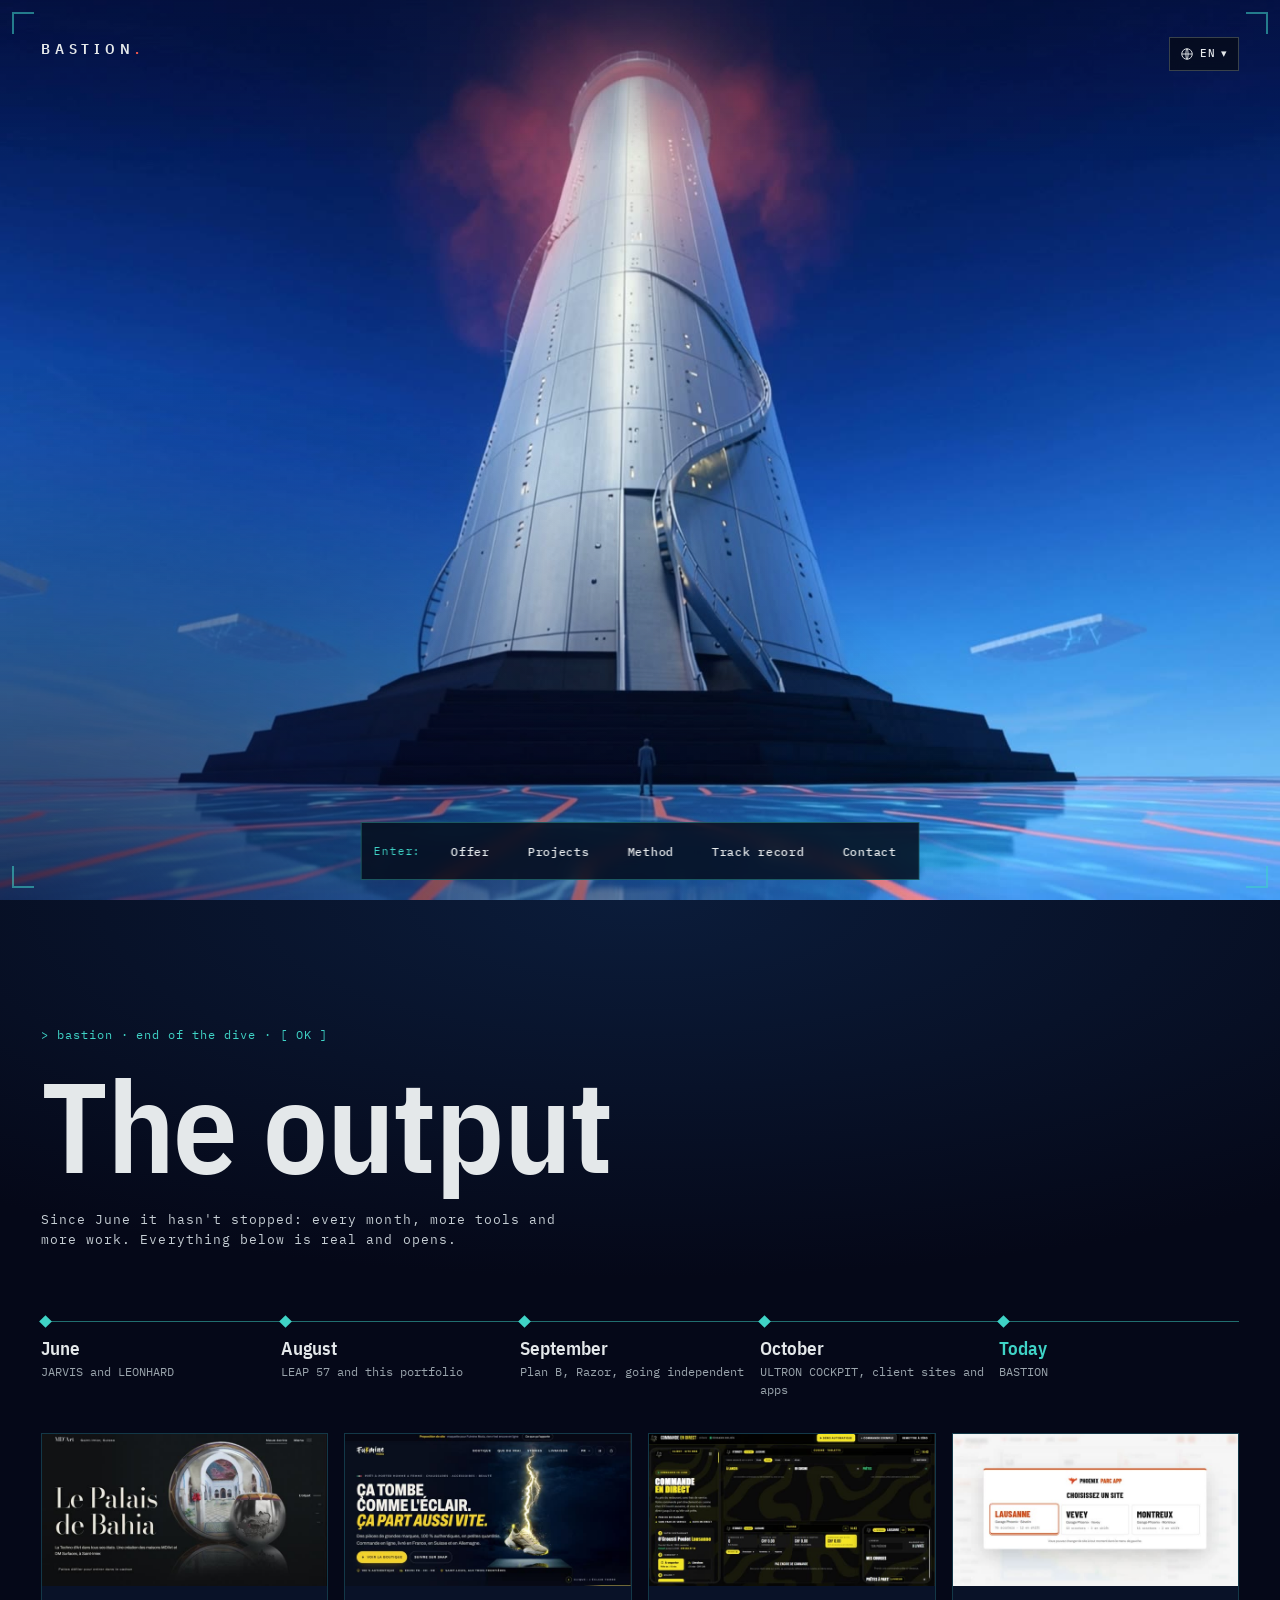
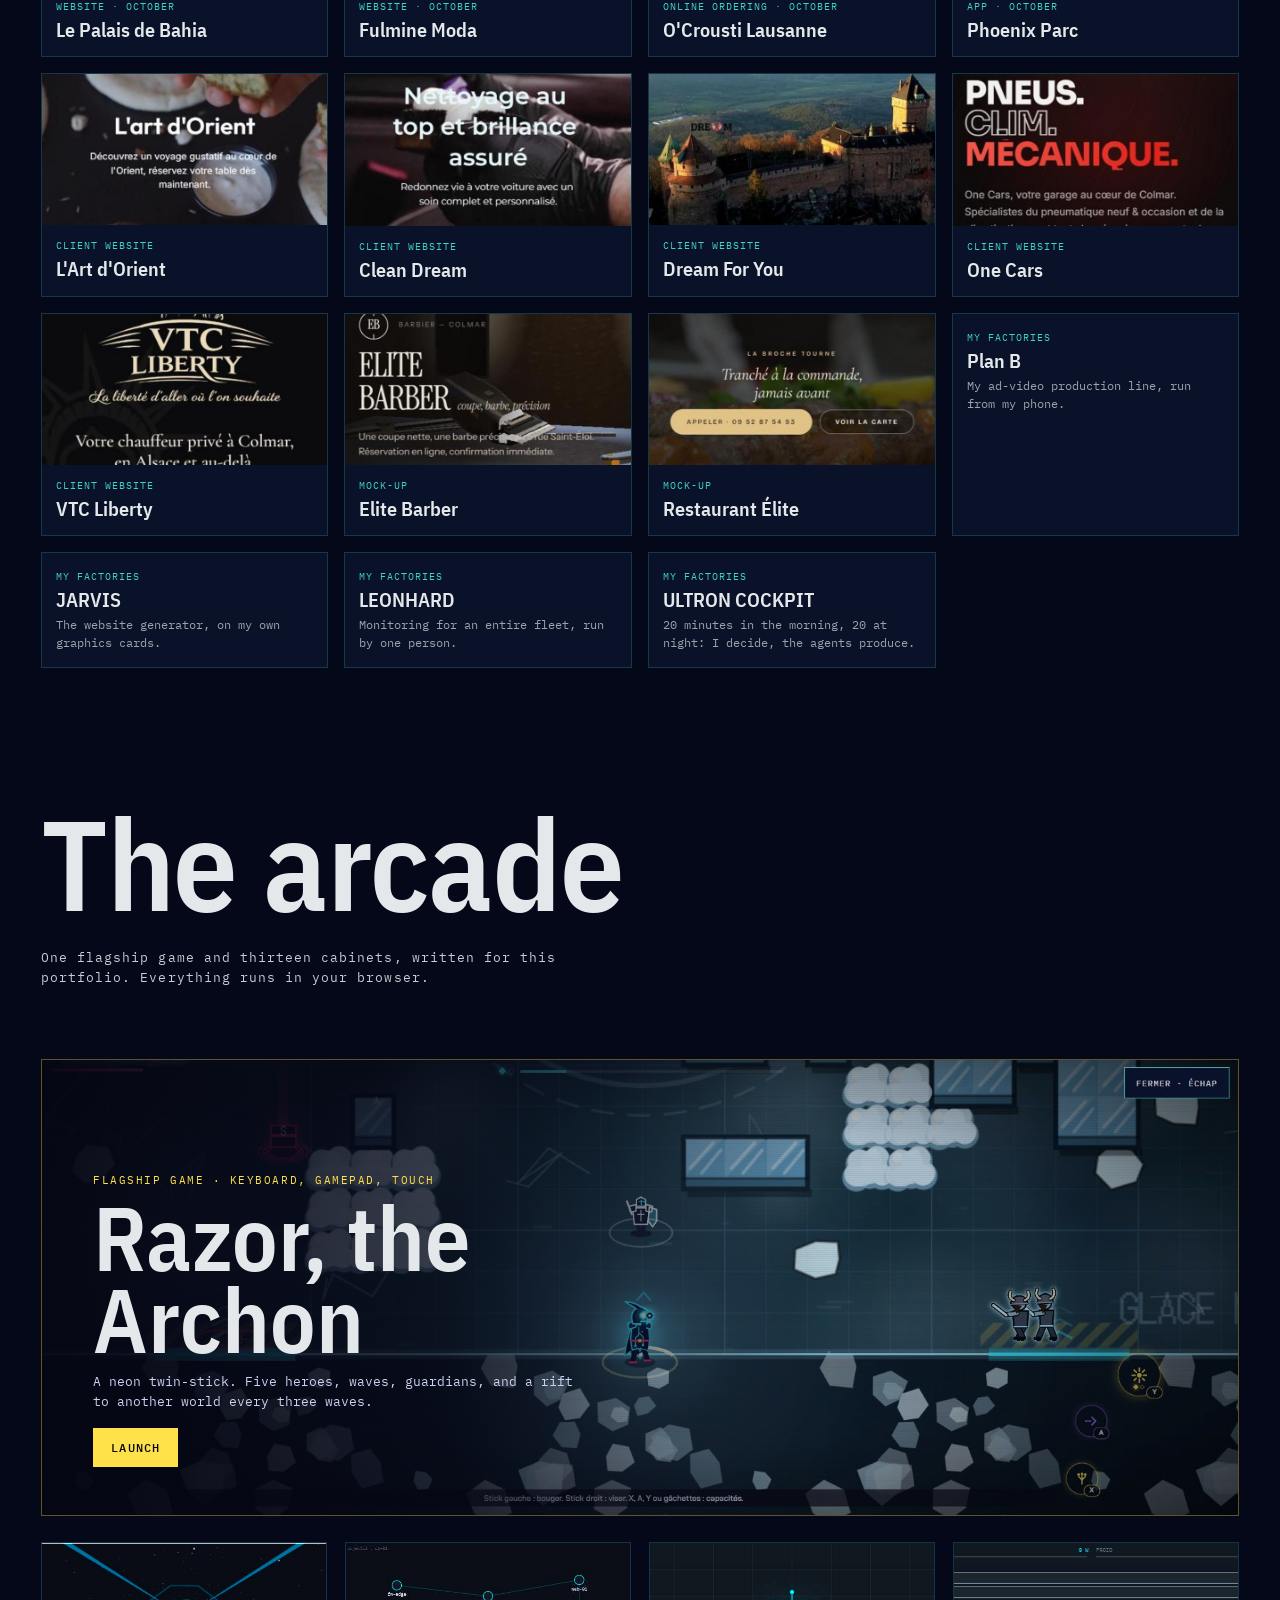
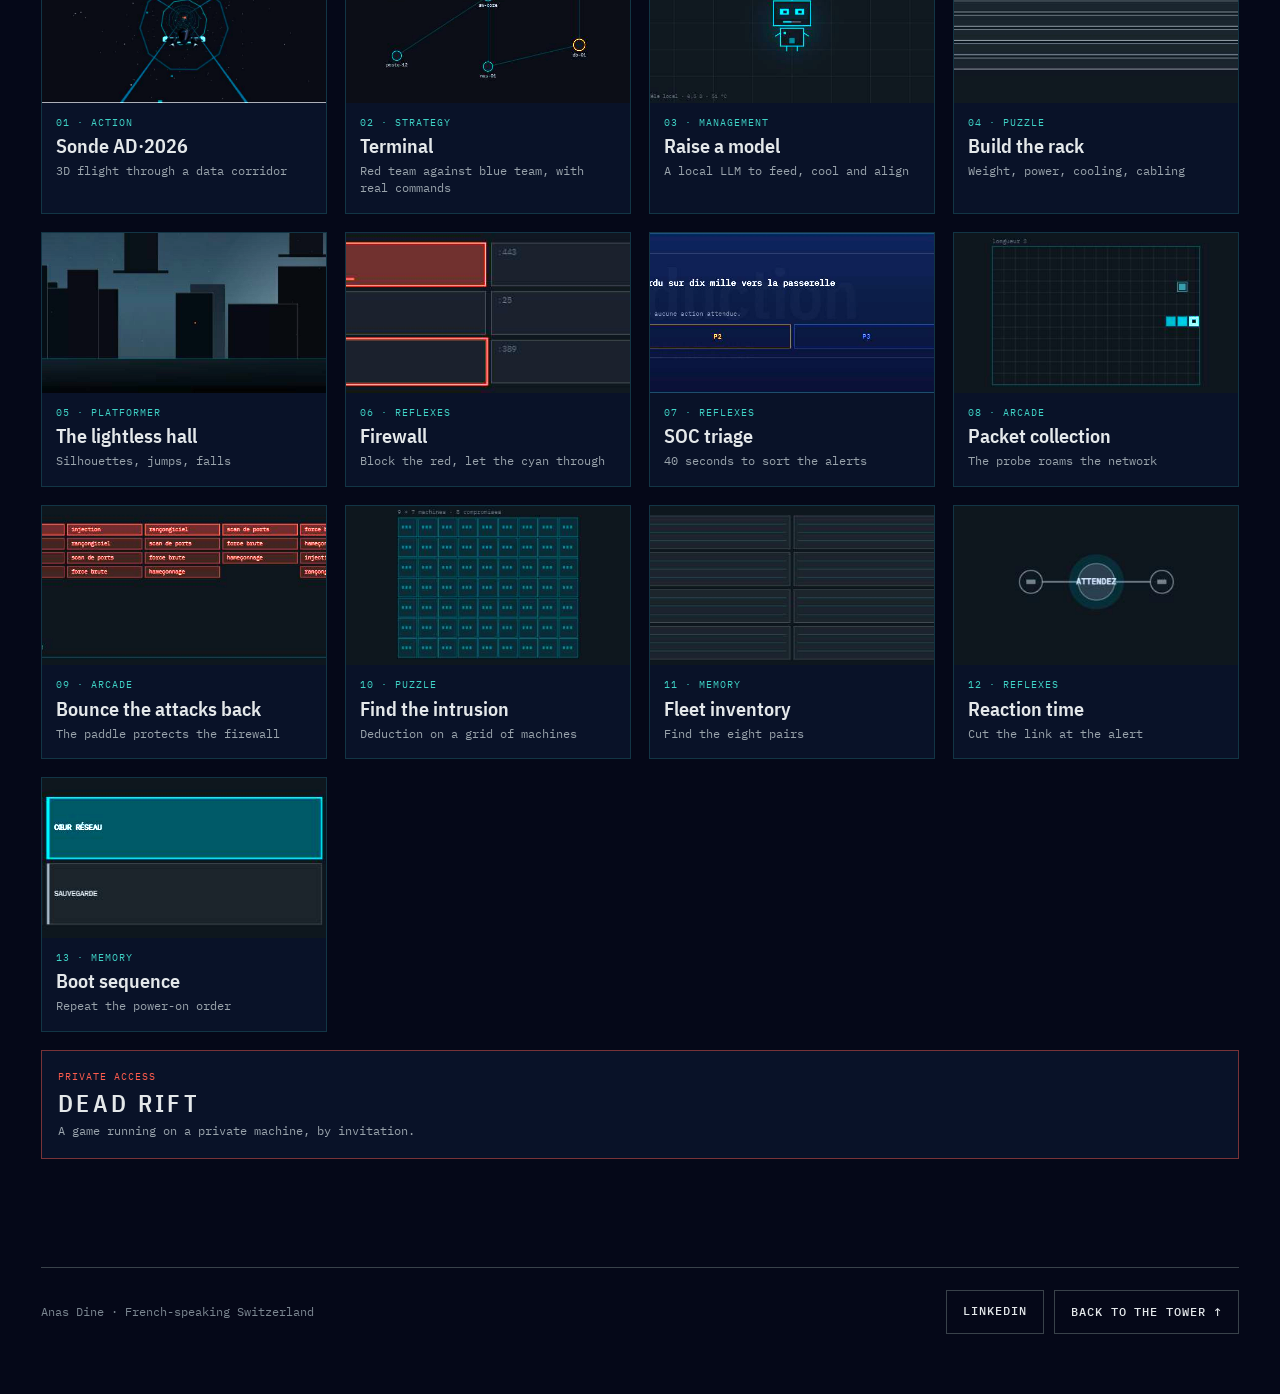
<file: index.html>
<!doctype html>
<html lang="fr">
<head>
<meta charset="utf-8">
<meta name="viewport" content="width=device-width, initial-scale=1, viewport-fit=cover">
<title>BASTION — Anas Dine</title>
<meta name="description" content="Anas Dine, administrateur systèmes et réseaux en Suisse romande : automatisation, IA hébergée en local, sites et applications.">
<meta name="color-scheme" content="dark">
<link rel="icon" href="logo-ad.svg" type="image/svg+xml">
<link rel="preload" href="media/tour.jpg" as="image">
<meta property="og:title" content="BASTION — Anas Dine">
<meta property="og:description" content="Entrez dans une tour de 300 m : automatisation, IA hébergée en local, sites et applications.">
<meta property="og:image" content="https://anasdine.github.io/Portfolio/media/tour.jpg">
<meta property="og:type" content="website">
<meta name="twitter:card" content="summary_large_image">
<script type="importmap">
{
  "imports": {
    "three": "./vendor/three/three.module.js",
    "three/webgpu": "./vendor/three/three.webgpu.js",
    "three/tsl": "./vendor/three/three.tsl.js",
    "three/addons/": "./vendor/three/addons/"
  }
}
</script>
<style>
  @font-face { font-family: 'IBM Plex Mono'; font-weight: 400; font-display: swap; src: url(vendor/fonts/plex-mono-400.woff2) format('woff2'); }
  @font-face { font-family: 'IBM Plex Mono'; font-weight: 500; font-display: swap; src: url(vendor/fonts/plex-mono-500.woff2) format('woff2'); }
  @font-face { font-family: 'IBM Plex Sans Condensed'; font-weight: 500; font-display: swap; src: url(vendor/fonts/plex-sans-cond-500.woff2) format('woff2'); }
  @font-face { font-family: 'IBM Plex Sans Condensed'; font-weight: 600; font-display: swap; src: url(vendor/fonts/plex-sans-cond-600.woff2) format('woff2'); }

  :root {
    --fond: #07090b;
    --texte: #e4e8ea;
    --discret: #7c8791;
    --trait: #39424a;
    --sain: #3fd3c6;
    --mono: 'IBM Plex Mono', ui-monospace, monospace;
    --titre: 'IBM Plex Sans Condensed', 'IBM Plex Sans', sans-serif;
    --marge: clamp(16px, 3.2vw, 44px);
  }
  * { box-sizing: border-box; }
  html, body { margin: 0; background: var(--fond); color: var(--texte); }
  body { font: 400 14px/1.5 var(--mono); -webkit-font-smoothing: antialiased; }
  .parcours { height: 1000vh; }
  html.guide { scrollbar-width: none; touch-action: pan-y pinch-zoom; overscroll-behavior: none; }
  html.guide::-webkit-scrollbar { display: none; }

  .hero { --teinte: #ff5c4d; position: fixed; inset: 0; height: 100svh; overflow: hidden; isolation: isolate; }
  .hero video, .hero canvas {
    position: absolute; inset: 0; width: 100%; height: 100%; object-fit: cover; display: block;
    transition: opacity .7s ease;
  }
  /* vidéo et temps réel : un balayage franc, comme un filtre qu'on passe sur l'image */
  .hero canvas { clip-path: inset(0 0 0 100%); transition: clip-path .95s cubic-bezier(.65, 0, .35, 1); }
  .hero[data-mode="live"] canvas { clip-path: inset(0); }
  .balayage { position: absolute; z-index: 1; top: 0; bottom: 0; left: 0; width: 2px; background: var(--sain); box-shadow: 0 0 22px 3px var(--sain); opacity: 0; pointer-events: none; transform: translate3d(100vw, 0, 0); transition: transform .95s cubic-bezier(.65, 0, .35, 1); }
  .hero[data-mode="live"] .balayage { transform: translate3d(0, 0, 0); }
  .hero.balaye .balayage { opacity: 1; }

  .hud { position: absolute; inset: 0; z-index: 2; pointer-events: none; padding: var(--marge); display: grid; grid-template-columns: minmax(0, 1fr); grid-template-rows: auto 1fr auto; }
  /* Le texte reste lisible sur la glace claire : un voile outremer, seulement là où il se pose. */
  .hud::before { content: ''; position: absolute; inset: 0; z-index: -1;
    background: radial-gradient(120% 90% at 0% 100%, rgba(5, 8, 44, .78), rgba(5, 8, 44, .34) 42%, transparent 66%),
                linear-gradient(to bottom, rgba(5, 8, 44, .4), transparent 18%); }
  .hud button { pointer-events: auto; }

  /* Les quatre coins du signe AD, aux quatre coins de l'écran. */
  .coin { position: absolute; width: 22px; height: 22px; border: 2px solid var(--sain); opacity: .55; }
  .coin.hg { top: 12px; left: 12px; border-right: 0; border-bottom: 0; }
  .coin.hd { top: 12px; right: 12px; border-left: 0; border-bottom: 0; }
  .coin.bg { bottom: 12px; left: 12px; border-right: 0; border-top: 0; }
  .coin.bd { bottom: 12px; right: 12px; border-left: 0; border-top: 0; }

  .haut { display: flex; justify-content: space-between; align-items: center; gap: 16px; }
  .marque { font: 600 15px/1 var(--titre); letter-spacing: .32em; }
  .marque span { color: var(--teinte); transition: color .4s; }

  .bascule { display: inline-flex; border: 1px solid var(--trait); background: rgba(7, 9, 11, .55); backdrop-filter: blur(6px); }
  .bascule button {
    font: 500 11px/1 var(--mono); letter-spacing: .08em; text-transform: uppercase; color: var(--discret);
    background: none; border: 0; padding: 9px 12px; cursor: pointer;
  }
  .bascule button[aria-pressed="true"] { color: var(--texte); background: rgba(228, 232, 234, .08); }
  .bascule button:disabled { opacity: .35; cursor: not-allowed; }
  .bascule button:focus-visible, .restaurer:focus-visible { outline: 1px solid var(--sain); outline-offset: 2px; }

  .titre { align-self: end; max-width: 34rem; padding-bottom: clamp(18px, 6vh, 64px); }
  .indice { position: absolute; left: 50%; bottom: 26px; transform: translateX(-50%); font-size: 11px; letter-spacing: .14em; color: var(--texte); text-transform: uppercase; }
  .contact { position: absolute; left: 50%; bottom: 44px; transform: translateX(-50%); pointer-events: none; opacity: 0;
    font: 500 13px/1 var(--mono); letter-spacing: .1em; text-transform: uppercase; color: var(--fond); background: var(--sain); padding: 15px 22px; text-decoration: none; white-space: nowrap; }
  .contact:focus-visible { outline: 2px solid var(--texte); outline-offset: 3px; }
  /* Hors écran vertical, la fiche reste lisible par les lecteurs d'écran sans s'afficher. */
  .fiche { position: absolute; width: 1px; height: 1px; overflow: hidden; clip-path: inset(50%); }
  @media (max-aspect-ratio: 1/1) {
    .fiche { width: auto; height: auto; overflow: visible; clip-path: none; left: var(--marge); right: var(--marge); bottom: 104px;
      padding: 16px 18px; background: rgba(4, 8, 20, .84); border: 1px solid rgba(63, 211, 198, .5); backdrop-filter: blur(6px);
      opacity: 0; transition: opacity .35s; }
    .fiche.visible { opacity: 1; }
    .fiche h2 { margin: 0 0 8px; font: 600 26px/1 var(--titre); color: var(--texte); }
    .fiche p { margin: 3px 0; font-size: 12px; color: #9aa4ac; }
    .fiche p.fort { color: var(--texte); font-weight: 500; }
  }
  .niveau { position: absolute; top: 70px; left: 50%; transform: translateX(-50%); opacity: 0; font-size: 12px; letter-spacing: .1em; color: var(--sain); white-space: nowrap; }
  /* L'arcade : la fin du voyage. Le code des jeux est celui du portfolio ; seul leur habillage change ici. */
  .arcade { position: relative; z-index: 3; background: radial-gradient(120% 60vh at 50% 0, #0b1c3a, #050818 70%); padding: clamp(70px, 14vh, 150px) var(--marge) 60px; }
  .arcade__tete { max-width: 1320px; margin: 0 auto clamp(40px, 8vh, 80px); }
  .arcade__tete p { margin: 0 0 12px; font-size: 12px; letter-spacing: .08em; color: var(--sain); }
  .arcade h2 { margin: 0; font: 600 clamp(52px, 10vw, 150px)/1.08 var(--titre); letter-spacing: -.01em; }
  .arcade__tete .arcade__sous { max-width: 34rem; margin-top: 16px; color: #c6ced4; font-size: 13px; }
  .une { position: relative; display: block; width: 100%; max-width: 1320px; margin: 0 auto 26px; padding: 0; overflow: hidden; aspect-ratio: 21 / 8; min-height: 320px; cursor: pointer; text-align: left; color: var(--texte); font-family: var(--mono); background: #070714; border: 1px solid rgba(255, 225, 74, .35); }
  .une img { position: absolute; inset: 0; width: 100%; height: 100%; object-fit: cover; opacity: .82; transition: transform 1.2s cubic-bezier(.2, .7, .2, 1), opacity .4s; }
  .une:hover img, .une:focus-visible img { transform: scale(1.04); opacity: 1; }
  .une::after { content: ''; position: absolute; inset: 0; background: linear-gradient(90deg, rgba(5, 6, 20, .94) 0, rgba(5, 6, 20, .7) 34%, transparent 66%); }
  .une > span { position: absolute; z-index: 1; left: clamp(20px, 4vw, 56px); bottom: clamp(20px, 4vw, 48px); display: block; max-width: 30rem; }
  .une small { display: block; font-size: 11px; letter-spacing: .14em; color: #ffe14a; text-transform: uppercase; }
  .une b { display: block; margin: 10px 0; font: 600 clamp(44px, 7vw, 92px)/.92 var(--titre); }
  .une em { display: block; font-style: normal; font-size: 13px; line-height: 1.55; color: #c9d3f2; }
  .une i { display: inline-block; margin-top: 16px; padding: 12px 18px; font-style: normal; font-weight: 500; font-size: 12px; letter-spacing: .1em; text-transform: uppercase; color: #07070f; background: #ffe14a; }
  .bornes { max-width: 1320px; margin: 0 auto; display: grid; grid-template-columns: repeat(auto-fill, minmax(min(100%, 280px), 1fr)); gap: 18px; }
  .borne { display: flex; flex-direction: column; gap: 5px; padding: 0 0 16px; text-align: left; cursor: pointer; color: #9aa4ac; font: 400 12px/1.45 var(--mono); background: rgba(13, 26, 54, .55); border: 1px solid rgba(63, 211, 198, .18); overflow: hidden; transition: border-color .25s, transform .3s cubic-bezier(.2, .7, .2, 1), box-shadow .3s; }
  .borne:hover, .borne:focus-visible { border-color: var(--sain); transform: translateY(-4px); box-shadow: 0 14px 40px rgba(0, 0, 0, .45); outline: 0; }
  .borne img { width: 100%; height: auto; aspect-ratio: 16 / 9; object-fit: cover; display: block; background: #03060f; margin-bottom: 8px; filter: brightness(1.75) saturate(1.3); transition: filter .3s; }
  .borne:hover img, .borne:focus-visible img { filter: brightness(2.1) saturate(1.4); }
  .borne > * { margin-left: 14px; margin-right: 14px; } .borne img { margin-left: 0; margin-right: 0; }
  .borne__n { font-size: 10px; letter-spacing: .1em; text-transform: uppercase; color: var(--sain); }
  .borne b { font: 600 20px/1.1 var(--titre); color: var(--texte); }
  /* La scène : un jeu à la fois, en grand. Les autres attendent hors champ, à leur taille. */
  .jeu-ouvert, .jeu-ouvert body { overflow: hidden; }
  .scene-jeu { position: fixed; inset: 0; z-index: 30; overflow-y: auto; background: rgba(3, 5, 16, .97); transform: translateX(-300vw); padding: 64px clamp(10px, 3vw, 40px) 30px; }
  .scene-jeu.ouverte { transform: none; }
  .scene-jeu__fermer { position: fixed; z-index: 2; top: 10px; right: 12px; min-height: 44px; padding: 0 16px; font: 500 12px var(--mono); letter-spacing: .08em; text-transform: uppercase; color: var(--texte); background: #0b1430; border: 1px solid var(--sain); cursor: pointer; }
  .scene-jeu iframe { position: absolute; inset: 0; width: 100%; height: 100%; border: 0; }
  [data-arcade-grille] { display: block !important; position: relative; width: min(100%, 1120px); margin: 0 auto; }
  [data-arcade-grille] [data-game] { position: absolute !important; top: 0; left: 0; width: 100%; transform: translateX(-300vw); grid-column: auto !important; background: linear-gradient(180deg, rgba(20, 38, 74, .5), rgba(7, 12, 30, .72)) !important; border: 1px solid rgba(63, 211, 198, .28) !important; border-radius: 0 !important; }
  [data-arcade-grille] [data-game].actif { position: relative !important; transform: none; }
  [data-arcade-grille] canvas { background: #03060f; }
  [data-arcade-grille] button { font-family: var(--mono); cursor: pointer; }
  .arcade__pied { max-width: 1320px; margin: clamp(60px, 12vh, 120px) auto 0; padding-top: 22px; border-top: 1px solid var(--trait); display: flex; flex-wrap: wrap; justify-content: space-between; align-items: center; gap: 16px; font-size: 12px; color: var(--discret); }
  .arcade__pied a, .arcade__pied button { font: 500 12px/1 var(--mono); letter-spacing: .08em; text-transform: uppercase; color: var(--texte); background: none; border: 1px solid var(--trait); padding: 14px 16px; min-height: 44px; cursor: pointer; text-decoration: none; }
  .arcade__pied a:hover, .arcade__pied button:hover { border-color: var(--sain); color: var(--sain); }
  .rail { position: fixed; z-index: 5; right: 10px; top: 50%; transform: translateY(-50%); display: flex; flex-direction: column; }
  .rail button { display: flex; align-items: center; justify-content: flex-end; gap: 10px; min-width: 44px; min-height: 44px; padding: 0 8px; background: none; border: 0; cursor: pointer;
    font: 500 10px/1 var(--mono); letter-spacing: .12em; text-transform: uppercase; color: var(--texte); }
  .rail span { opacity: 0; transform: translateX(6px); transition: opacity .25s, transform .25s; text-shadow: 0 1px 8px #000; }
  .rail i { width: 7px; height: 7px; border: 1px solid var(--texte); transform: rotate(45deg); transition: background .25s, border-color .25s; }
  .rail button:hover span, .rail button:focus-visible span, .rail button[aria-current="true"] span { opacity: 1; transform: none; }
  .rail button[aria-current="true"] i { background: var(--sain); border-color: var(--sain); }
  .rail button:focus-visible { outline: 1px solid var(--sain); }
  @media (max-width: 640px) { .rail span { display: none; } .rail { right: 0; } }
  /* L'easter egg : une fissure dans le pied de page, à peine visible. */
  .fissure { width: 44px; height: 44px; padding: 0; background: none; border: 0 !important; cursor: pointer; color: var(--trait); font: 500 16px var(--mono); transition: color .3s, text-shadow .3s; }
  .fissure:hover, .fissure:focus-visible { color: #ff5c4d; text-shadow: 0 0 14px #ff5c4d; }
  .faille { width: min(calc(100% - 32px), 440px); padding: 28px; color: var(--texte); background: #070b1c; border: 1px solid rgba(255, 92, 77, .5); font: 400 13px/1.6 var(--mono); }
  .faille::backdrop { background: rgba(2, 3, 12, .8); backdrop-filter: blur(5px); }
  .faille h3 { margin: 0 0 10px; font: 600 32px/1 var(--titre); letter-spacing: .14em; color: #ff5c4d; }
  .faille p { margin: 0 0 18px; color: #9aa4ac; }
  .faille div { display: flex; flex-wrap: wrap; gap: 10px; }
  .faille [hidden] { display: none; }
  .faille__code { display: grid; gap: 8px; margin: 0 0 18px; }
  .faille__code label { font-size: 11px; letter-spacing: .1em; text-transform: uppercase; color: #9aa4ac; }
  .faille__code span { display: flex; gap: 10px; }
  .faille__code input { flex: 1; min-width: 0; min-height: 44px; padding: 10px 14px; font: 600 20px/1 var(--mono); letter-spacing: .5em; color: var(--texte); background: rgba(255, 255, 255, .04); border: 1px solid var(--trait); }
  .faille__code input:focus-visible { outline: 2px solid #ff5c4d; outline-offset: 1px; }
  .faille__message { min-height: 1.6em; color: #ff5c4d; }
  .faille__ouvert { flex-direction: column; align-items: flex-start; margin: 0 0 18px; }
  .faille__ouvert p { margin: 0; }
  .faille__aide { flex-direction: column; align-items: flex-start; gap: 8px; margin-top: 8px; padding: 12px 14px; border: 1px solid rgba(255, 92, 77, .45); }
  .faille__aide b { color: #ff5c4d; font-weight: 600; }
  .faille__aide ol { margin: 0; padding-left: 1.3em; color: #9aa4ac; }
  .faille__aide span { display: flex; flex-wrap: wrap; gap: 10px; }
  .faille [aria-busy="true"] { opacity: .6; cursor: progress; }
  .faille-carte { display: flex; flex-direction: column; gap: 6px; width: 100%; max-width: 1320px; margin: 18px auto 0; padding: 18px 16px; text-align: left; font: inherit; font-size: 12px; color: #9aa4ac; background: rgba(13, 26, 54, .55); border: 1px solid rgba(255, 92, 77, .45); cursor: pointer; transition: border-color .25s, transform .3s; }
  .faille-carte:hover, .faille-carte:focus-visible { border-color: #ff5c4d; transform: translateY(-3px); outline: 0; }
  .faille-carte small { font-size: 10px; letter-spacing: .1em; text-transform: uppercase; color: #ff5c4d; }
  .faille-carte b { font: 600 24px/1.1 var(--titre); letter-spacing: .14em; color: var(--texte); }
  .faille a, .faille button { min-height: 44px; padding: 13px 15px; font: 500 12px/1.4 var(--mono); letter-spacing: .08em; text-transform: uppercase; color: var(--texte); background: none; border: 1px solid var(--trait); cursor: pointer; text-decoration: none; }
  /* L'arrivée : un flash, le titre qui s'écrase, tout le reste qui tombe en place. */
  .arcade::before { content: ''; position: fixed; inset: 0; z-index: 9; background: #ebfbff; opacity: 0; pointer-events: none; }
  .arcade.bam::before { animation: bam-flash .9s ease-out; }
  .arcade.bam .arcade__tete { animation: bam-titre .8s cubic-bezier(.16, 1, .3, 1); }
  .arcade.bam .frise, .arcade.bam .preuves { animation: bam-grille 1s cubic-bezier(.16, 1, .3, 1); }
  @keyframes bam-flash { from { opacity: 1; } to { opacity: 0; } }
  @keyframes bam-titre { from { transform: scale(1.5); filter: blur(10px); opacity: 0; } to { transform: none; filter: none; opacity: 1; } }
  @keyframes bam-grille { from { transform: translateY(90px); opacity: 0; } to { transform: none; opacity: 1; } }
  /* Les branches : on choisit depuis la table, on entre, on revient. */
  .branches { position: fixed; z-index: 4; left: 50%; bottom: 20px; transform: translate(-50%, 16px); display: flex; gap: 6px; max-width: calc(100vw - 20px); overflow-x: auto; padding: 6px; background: rgba(4, 10, 24, .82); border: 1px solid rgba(63, 211, 198, .35); backdrop-filter: blur(8px); opacity: 0; pointer-events: none; transition: opacity .35s, transform .35s; }
  .branches.visible { opacity: 1; transform: translate(-50%, 0); pointer-events: auto; }
  .branches::before { content: var(--entrer, 'Entrer :'); align-self: center; padding: 0 8px 0 6px; font-size: 11px; letter-spacing: .08em; color: var(--sain); white-space: nowrap; }
  .branches button { flex: none; min-height: 44px; padding: 0 15px; font: 500 12px var(--mono); letter-spacing: .06em; color: var(--texte); background: none; border: 1px solid transparent; cursor: pointer; }
  .branches button:hover, .branches button:focus-visible { color: #050818; background: var(--sain); outline: 0; }
  .univers { position: fixed; inset: 0; z-index: 25; display: flex; flex-direction: column; background: #040a18; visibility: hidden; opacity: 0; transition: opacity .42s ease, visibility 0s .42s; }
  .univers.ouvert { visibility: visible; opacity: 1; transition: opacity .42s ease, visibility 0s; }
  .hud, .branches, .rail { transition: opacity .3s; }
  html.plonge .hud, html.plonge .branches, html.plonge .rail { opacity: 0 !important; pointer-events: none; }
  html.immersion .hud, html.immersion .rail { opacity: 0; pointer-events: none; }
  .univers__barre { flex: none; display: flex; align-items: center; justify-content: space-between; gap: 12px; padding: 8px clamp(10px, 2vw, 22px); background: #050818; border-bottom: 1px solid rgba(63, 211, 198, .35); font-size: 12px; color: var(--sain); }
  .univers__barre button { min-height: 44px; padding: 0 15px; font: 500 12px var(--mono); letter-spacing: .05em; color: #050818; background: var(--sain); border: 0; cursor: pointer; }
  .univers iframe { flex: 1; width: 100%; border: 0; background: #040a18; opacity: 0; transition: opacity .2s ease; }
  .univers.pret iframe { opacity: 1; transition: opacity .6s ease; }
  .univers__charge { position: absolute; top: 50%; left: 50%; transform: translate(-50%, -50%); text-align: center; font-size: 12px; letter-spacing: .1em; color: var(--sain); }
  .univers__nom { display: block; margin-bottom: 10px; font: 600 clamp(44px, 9vw, 120px)/1 var(--titre); letter-spacing: -.01em; text-transform: uppercase; color: var(--texte); }
  .univers .univers__nom { opacity: 0; transform: translate3d(0, 18px, 0); transition: opacity .5s .1s, transform .8s .1s cubic-bezier(.16, 1, .3, 1); }
  .univers.ouvert .univers__nom { opacity: 1; transform: none; }
  .eclair { position: fixed; inset: 0; z-index: 7; background: #fff5dc; opacity: 0; pointer-events: none; }
  .eclair.part { animation: eclair .75s cubic-bezier(.3, 0, .2, 1); }
  @keyframes eclair { from { opacity: 1; } to { opacity: 0; } }
  .univers.pret .univers__charge { display: none; }
  .production { margin-bottom: clamp(70px, 14vh, 140px); }
  .frise { list-style: none; max-width: 1320px; margin: 0 auto 34px; padding: 0; display: grid; grid-template-columns: repeat(5, 1fr); gap: 0; border-top: 1px solid rgba(63, 211, 198, .5); }
  .frise li { position: relative; padding: 16px 14px 0 0; font-size: 12px; color: #9aa4ac; }
  .frise li::before { content: ''; position: absolute; top: -5px; left: 0; width: 9px; height: 9px; background: var(--sain); transform: rotate(45deg); }
  .frise b { display: block; margin-bottom: 4px; font: 600 19px/1.1 var(--titre); color: var(--texte); }
  .frise li:last-child b { color: var(--sain); }
  .preuves { max-width: 1320px; margin: 0 auto; display: grid; grid-template-columns: repeat(auto-fit, minmax(min(100%, 280px), 1fr)); gap: 16px; }
  .preuve { display: flex; flex-direction: column; gap: 5px; padding-bottom: 15px; color: #9aa4ac; font-size: 12px; text-decoration: none; background: rgba(13, 26, 54, .55); border: 1px solid rgba(63, 211, 198, .2); overflow: hidden; transition: border-color .25s, transform .3s; }
  a.preuve:hover, a.preuve:focus-visible { border-color: var(--sain); transform: translateY(-4px); outline: 0; }
  .preuve img { width: 100%; height: auto; aspect-ratio: 16 / 8.5; object-fit: cover; object-position: top; margin-bottom: 8px; }
  .preuve small, .preuve b, .preuve span { margin: 0 14px; }
  .preuve small { font-size: 10px; letter-spacing: .1em; text-transform: uppercase; color: var(--sain); }
  .preuve b { font: 600 20px/1.1 var(--titre); color: var(--texte); }
  .preuve--outil { padding-top: 16px; }
  /* Toutes les tailles : petit écran, paysage de téléphone, très grand écran. */
  @media (max-width: 760px) { .frise { grid-template-columns: 1fr; border-top: 0; border-left: 1px solid rgba(63, 211, 198, .5); } .frise li { padding: 0 0 15px 18px; } .frise li::before { top: 4px; left: -5px; } .une { aspect-ratio: auto; min-height: 400px; } }
  @media (max-height: 520px) { .titre { padding-bottom: 6px; } h1 { font-size: 40px; } .role, .legende, .indice { display: none; } .branches { bottom: 4px; } }
  @media (min-width: 2200px) { .arcade__tete, .frise, .preuves, .une, .bornes, .faille-carte, .arcade__pied { max-width: 1700px; } }
  /* Le mode léger : une vraie page d'accueil, sans 3D. */
  .leger .parcours { height: 100svh; }
  .leger .hero { position: absolute; }
  .leger .hero video { visibility: visible !important; opacity: 1 !important; }
  .leger .hero canvas, .leger .bascule, .leger .restaurer, .leger .niveau, .leger .contact, .leger .rail { display: none; }
  .leger .branches { position: absolute; }
  html, body { overflow-x: clip; }
  .arcade { overflow-x: clip; }
  @media (max-width: 640px) { .branches { left: 8px; right: 8px; max-width: none; display: grid; grid-template-columns: repeat(5, 1fr); gap: 2px; padding: 3px; overflow: hidden; transform: translateY(16px); } .branches.visible { transform: none; } .branches::before { display: none; } .branches button { padding: 0 1px; font-size: 11px; letter-spacing: 0; } .hud { padding-bottom: 56px; } .rail { display: none; } }
  /* Le sélecteur de langue : au-dessus de tout le voyage, de la tour à l'arcade. */
  .langue { position: fixed; z-index: 12; top: calc(var(--marge) - 4px); right: var(--marge); font: 500 11px/1 var(--mono); transition: opacity .3s; }
  .langue > button { display: inline-flex; align-items: center; gap: 6px; min-height: 34px; padding: 0 10px; color: var(--texte); background: rgba(7, 9, 11, .62); border: 1px solid var(--trait); backdrop-filter: blur(6px); cursor: pointer; font: inherit; letter-spacing: .06em; }
  .langue ul { position: absolute; top: calc(100% + 4px); inset-inline-end: 0; margin: 0; padding: 4px; min-width: 190px; list-style: none; background: #070d1c; border: 1px solid var(--trait); }
  .langue li button { display: block; width: 100%; min-height: 40px; padding: 0 12px; text-align: start; font: 400 13px var(--mono); color: var(--texte); background: none; border: 0; cursor: pointer; }
  .langue li button:hover, .langue li button:focus-visible { background: rgba(63, 211, 198, .16); outline: 0; }
  .langue li button[aria-current="true"] { color: var(--sain); }
  .langue > button:focus-visible { outline: 1px solid var(--sain); outline-offset: 2px; }
  html.immersion .langue, html.plonge .langue, html.jeu-ouvert .langue { opacity: 0; pointer-events: none; }
  /* La place du sélecteur dans la barre du haut. */
  .haut { padding-inline-end: 74px; }
  /* L'arabe se lit de droite à gauche : le voile et les textes changent de côté. */
  [dir="rtl"] .hud::before { background: radial-gradient(120% 90% at 100% 100%, rgba(5, 8, 44, .78), rgba(5, 8, 44, .34) 42%, transparent 66%), linear-gradient(to bottom, rgba(5, 8, 44, .4), transparent 18%); }
  [dir="rtl"] .borne, [dir="rtl"] .une { text-align: right; }
  [dir="rtl"] .langue { right: auto; left: var(--marge); }
  @media (max-width: 760px) { [dir="rtl"] .frise { border-left: 0; border-right: 1px solid rgba(63, 211, 198, .5); } [dir="rtl"] .frise li { padding: 0 18px 15px 0; } [dir="rtl"] .frise li::before { left: auto; right: -5px; } }
  .journal { margin: 0 0 14px; font-size: 12px; color: var(--teinte); letter-spacing: .04em; transition: color .4s; min-height: 1.5em; }
  h1 { margin: 0; font: 600 clamp(44px, 7.4vw, 104px)/.92 var(--titre); letter-spacing: -.01em; text-shadow: 0 2px 30px rgba(0, 0, 0, .6); }
  .role { margin: 14px 0 0; color: var(--texte); opacity: .78; font-size: clamp(12px, 1.05vw, 14px); }

  .bas { display: flex; justify-content: space-between; align-items: end; gap: 20px; }
  .legende { margin: 0; font-size: 11px; color: #c6ced4; max-width: 30rem; text-shadow: 0 1px 6px rgba(0, 0, 0, .8); }
  .restaurer {
    position: relative; overflow: hidden; flex: none;
    font: 500 11px/1 var(--mono); letter-spacing: .12em; text-transform: uppercase; color: var(--texte);
    background: rgba(7, 9, 11, .55); border: 1px solid var(--teinte); padding: 12px 16px; cursor: pointer;
    transition: border-color .4s; touch-action: pan-y pinch-zoom; user-select: none;
  }
  .restaurer::before { content: ''; position: absolute; inset: 0; background: var(--teinte); opacity: .22; transform: scaleX(0); transform-origin: left; transition: transform .35s; }
  .restaurer.maintenu::before { transform: scaleX(1); transition: transform 2.2s linear; }
  .restaurer:disabled { cursor: default; color: var(--sain); }

  @media (max-width: 640px) {
    .bas { flex-direction: column-reverse; align-items: stretch; }
    .hud { padding-bottom: 42px; }
    .indice { bottom: 14px; }
    .restaurer { width: 100%; min-height: 44px; }
    .titre::before { content: ""; position: absolute; left: 0; right: 0; bottom: 0; height: 62%; z-index: -1; background: linear-gradient(to top, rgba(2, 5, 16, .9) 40%, transparent); pointer-events: none; }
    .journal { color: #ff9a8c; }
    .haut { flex-wrap: wrap; gap: 8px; padding-inline-end: 0; }
    .marque { min-height: 34px; display: flex; align-items: center; }
    .bascule { order: 1; width: 100%; }
    .bascule button { flex: 1; padding: 9px 6px; letter-spacing: .04em; min-height: 40px; }
    .frise li { min-width: 0; overflow-wrap: anywhere; }
  }

  /* Le geste personnalisé reste limité à la colonne de navigation. */
  .navigation-defilement { display: none; }
  @media (max-width: 760px), (pointer: coarse) and (max-height: 520px) {
    .navigation-defilement {
      position: fixed; z-index: 13;
      top: calc(var(--defilement-haut, 0px) + 64px + env(safe-area-inset-top, 0px));
      right: calc(14px + env(safe-area-inset-right, 0px));
      width: 52px;
      height: calc(var(--defilement-vue, 100dvh) - 80px - env(safe-area-inset-top, 0px) - env(safe-area-inset-bottom, 0px));
      display: block;
    }
    .navigation-defilement__piste {
      position: absolute; top: 48px; bottom: 48px; left: 0; width: 52px;
      touch-action: none; user-select: none; -webkit-user-select: none;
    }
    .navigation-defilement__piste::before {
      content: ''; position: absolute; top: 0; bottom: 0; left: 22px; width: 8px;
      background: rgba(7, 13, 28, .95); border: 1px solid rgba(63, 211, 198, .7); border-radius: 4px;
    }
    .navigation-defilement__poignee {
      position: absolute; top: 0; left: 0; width: 52px; min-height: 64px;
      pointer-events: auto; touch-action: none; user-select: none; -webkit-user-select: none;
      cursor: grab; border-radius: 4px;
    }
    .navigation-defilement__poignee::before {
      content: ''; position: absolute; top: 0; bottom: 0; left: 19px; width: 14px;
      background: var(--sain); border: 1px solid #070d1c; border-radius: 4px;
      box-shadow: 0 0 8px rgba(63, 211, 198, .3);
    }
    .navigation-defilement__poignee::after {
      content: ''; position: absolute; left: 22px; top: calc(50% - 5px); width: 8px; height: 10px;
      background: repeating-linear-gradient(to bottom, #070d1c 0 2px, transparent 2px 4px);
      pointer-events: none;
    }
    .navigation-defilement__poignee:focus-visible { outline: 2px solid var(--texte); outline-offset: -2px; }
    .navigation-defilement__poignee[data-glisse] { cursor: grabbing; visibility: visible; }
  }
  .navigation-defilement[hidden] { display: none; }
  html.jeu-ouvert .navigation-defilement, html.plonge .navigation-defilement { visibility: hidden; }
  .langue:has(> button[aria-expanded="true"]) { z-index: 14; }
  html.barre-tactile .branches { max-width: calc(100vw - 160px - env(safe-area-inset-right, 0px)); }
  html.barre-tactile .restaurer { margin-right: calc(66px + env(safe-area-inset-right, 0px)); }
  html.barre-tactile .role, html.barre-tactile .legende { padding-right: calc(62px + env(safe-area-inset-right, 0px)); }
  html.barre-tactile .fiche { right: calc(80px + env(safe-area-inset-right, 0px)); }
  @media (max-width: 640px) {
    html.barre-tactile .branches { right: calc(80px + env(safe-area-inset-right, 0px)); max-width: none; }
    html.barre-tactile .restaurer { width: calc(100% - 66px - env(safe-area-inset-right, 0px)); }
  }

  /* Même palette et même parcours, avec un budget de composition adapté au téléphone. */
  button, a { touch-action: manipulation; }
  @media (max-width: 767px) {
    .bascule, .fiche, .branches, .langue > button, .faille::backdrop { backdrop-filter: none; }
    .borne, .borne:hover, .borne:focus-visible, .balayage, .navigation-defilement__poignee::before { box-shadow: none; }
    h1, .legende, .rail span, .fissure:hover { text-shadow: none; }
    .borne:hover img, .borne:focus-visible img { filter: brightness(1.75) saturate(1.3); }
    .bascule button, .langue > button, .langue li button { min-height: 44px; min-width: 44px; }
    .branches button, [data-arcade-grille] button, [data-arcade-grille] input { min-height: 44px; min-width: 44px; }
    .marque { min-height: 44px; }
    .univers__barre { flex-wrap: wrap; overflow-wrap: anywhere; }
    .univers__barre button { white-space: normal; }
    .fiche { padding: 12px; bottom: 112px; }
    .fiche h2 { font-size: 24px; }
    .fiche p { font-size: 13px; }
    .une > span { right: 20px; }
    .contact { max-width: calc(100% - 32px); white-space: normal; text-align: center; }
  }
  @media (prefers-reduced-motion: reduce) {
    *, *::before, *::after { animation: none !important; transition: none !important; scroll-behavior: auto !important; }
  }
</style>
</head>
<body id="page">
<div class="parcours" data-parcours></div>
<div class="langue" data-langue>
  <button type="button" aria-haspopup="true" aria-expanded="false" aria-label="Langue" data-t-aria><svg viewBox="0 0 24 24" width="14" height="14" fill="none" stroke="currentColor" stroke-width="1.6" aria-hidden="true"><circle cx="12" cy="12" r="9"></circle><path d="M3 12h18M12 3c2.6 2.6 2.6 15.4 0 18M12 3c-2.6 2.6-2.6 15.4 0 18"></path></svg><span data-langue-code>FR</span><span aria-hidden="true">▾</span></button>
  <ul hidden></ul>
</div>
<main class="hero" data-hero data-mode="video">
  <video src="media/tour.mp4" poster="media/tour.jpg" muted loop playsinline preload="none" aria-hidden="true"></video>
  <canvas aria-hidden="true"></canvas>
  <i class="balayage" aria-hidden="true"></i>

  <div class="hud">
    <i class="coin hg"></i><i class="coin hd"></i><i class="coin bg"></i><i class="coin bd"></i>
    <header class="haut">
      <div class="marque">BASTION<span>.</span></div>
      <div class="bascule" role="group" aria-label="Affichage de la tour" data-t-aria>
        <button type="button" data-t data-vers="video" aria-pressed="true">Vidéo générée</button>
        <button type="button" data-t data-vers="live" aria-pressed="false">Temps réel</button>
      </div>
    </header>

    <section class="titre">
      <p class="journal" data-journal>&gt; bastion · intégrité 34 %</p>
      <h1>Anas Dine</h1>
      <p class="role" data-t>Administrateur systèmes &amp; réseaux · automatisation · IA hébergée en local</p>
    </section>

    <footer class="bas">
      <p class="legende" data-legende></p>
      <button type="button" class="restaurer" data-restaurer data-t>Maintenir pour restaurer</button>
    </footer>
    <section class="fiche" data-fiche aria-live="polite"></section>
    <div class="niveau" data-niveau aria-hidden="true"></div>
    <nav class="branches" data-branches aria-label="Entrer dans une partie du portfolio" data-t-aria></nav>
    <div class="indice" data-indice data-t>Défilez pour entrer ↓</div>
    <a class="contact" data-contact href="https://ch.linkedin.com/in/anas-dine-732921327/en" rel="noopener">LinkedIn : Anas Dine</a>
  </div>
</main>
<nav class="rail" aria-label="Chapitres" data-t-aria>
  <button type="button" data-chapitre="0"><span data-t>La tour</span><i></i></button>
  <button type="button" data-chapitre="0.47"><span data-t>La salle</span><i></i></button>
  <button type="button" data-chapitre="0.82"><span>Leonhard</span><i></i></button>
  <button type="button" data-chapitre="production"><span data-t>Production</span><i></i></button>
  <button type="button" data-chapitre="arcade"><span data-t>L'arcade</span><i></i></button>
</nav>
<section class="arcade" id="arcade" aria-labelledby="titre-arcade">
  <section class="production" id="production" aria-labelledby="titre-production">
    <header class="arcade__tete">
      <p data-t>&gt; bastion · fin de la plongée · [ OK ]</p>
      <h2 id="titre-production" data-t>La production</h2>
      <p class="arcade__sous" data-t>Depuis juin, ça ne s'arrête pas : chaque mois, des outils et des réalisations de plus. Tout ce qui suit existe et s'ouvre.</p>
    </header>
    <ol class="frise">
      <li><b data-t>Juin</b><span data-t>JARVIS et LEONHARD</span></li>
      <li><b data-t>Août</b><span data-t>LEAP 57 et ce portfolio</span></li>
      <li><b data-t>Septembre</b><span data-t>Plan B, Razor, l'indépendance</span></li>
      <li><b data-t>Octobre</b><span data-t>ULTRON COCKPIT, sites et apps clients</span></li>
      <li><b data-t>Aujourd'hui</b><span data-t>BASTION</span></li>
    </ol>
    <div class="preuves">
      <a class="preuve" href="https://claude.ai/artifact/XDR28AoSxV4tvVT4rPLpCQ" target="_blank" rel="noopener"><img src="media/preuves/bahia.jpg" alt="" loading="lazy" decoding="async" width="640" height="340"><small data-t>Site · octobre</small><b>Le Palais de Bahia</b></a>
      <a class="preuve" href="https://claude.ai/artifact/T41Y55G1mh7rdnWUZ1cPz5" target="_blank" rel="noopener"><img src="media/preuves/fulmine.jpg" alt="" loading="lazy" decoding="async" width="640" height="340"><small data-t>Site · octobre</small><b>Fulmine Moda</b></a>
      <a class="preuve" href="https://claude.ai/artifact/QLLmHsfTkNYsZzofD8x8zV" target="_blank" rel="noopener"><img src="media/preuves/ocrousti.jpg" alt="" loading="lazy" decoding="async" width="640" height="340"><small data-t>Commande en ligne · octobre</small><b>O'Crousti Lausanne</b></a>
      <a class="preuve" href="https://claude.ai/artifact/Rcp7gLJWyDv2eBz8CkqU63" target="_blank" rel="noopener"><img src="media/preuves/phoenix.jpg" alt="" loading="lazy" decoding="async" width="640" height="340"><small data-t>Application · octobre</small><b>Phoenix Parc</b></a>
      <a class="preuve" href="https://lartdorient.fr" target="_blank" rel="noopener"><img src="media/preuves/lartdorient.jpg" alt="" loading="lazy" decoding="async" width="640" height="340"><small data-t>Site client</small><b>L'Art d'Orient</b></a>
      <a class="preuve" href="https://clean-dream.fr" target="_blank" rel="noopener"><img src="media/preuves/clean-dream.jpg" alt="" loading="lazy" decoding="async" width="640" height="340"><small data-t>Site client</small><b>Clean Dream</b></a>
      <a class="preuve" href="https://dreamforyou.fr" target="_blank" rel="noopener"><img src="media/preuves/dreamforyou.jpg" alt="" loading="lazy" decoding="async" width="640" height="340"><small data-t>Site client</small><b>Dream For You</b></a>
      <a class="preuve" href="https://one-cars.fr" target="_blank" rel="noopener"><img src="media/preuves/one-cars.jpg" alt="" loading="lazy" decoding="async" width="640" height="340"><small data-t>Site client</small><b>One Cars</b></a>
      <a class="preuve" href="https://vtc-liberty.fr" target="_blank" rel="noopener"><img src="media/preuves/vtc-liberty.jpg" alt="" loading="lazy" decoding="async" width="640" height="340"><small data-t>Site client</small><b>VTC Liberty</b></a>
      <a class="preuve" href="https://anasdine.github.io/elite-coiffeur/" target="_blank" rel="noopener"><img src="media/preuves/elite-barber.jpg" alt="" loading="lazy" decoding="async" width="640" height="340"><small data-t>Maquette</small><b>Elite Barber</b></a>
      <a class="preuve" href="https://anasdine.github.io/elite-restaurant/" target="_blank" rel="noopener"><img src="media/preuves/elite-restaurant.jpg" alt="" loading="lazy" decoding="async" width="640" height="340"><small data-t>Maquette</small><b>Restaurant Élite</b></a>
      <div class="preuve preuve--outil"><small data-t>Mes usines</small><b>Plan B</b><span data-t>Ma chaîne de production de vidéos publicitaires, pilotée depuis le téléphone.</span></div>
      <div class="preuve preuve--outil"><small data-t>Mes usines</small><b>JARVIS</b><span data-t>Le générateur de sites, sur mes propres cartes graphiques.</span></div>
      <div class="preuve preuve--outil"><small data-t>Mes usines</small><b>LEONHARD</b><span data-t>La supervision de tout un parc, tenue par une seule personne.</span></div>
      <div class="preuve preuve--outil"><small data-t>Mes usines</small><b>ULTRON COCKPIT</b><span data-t>20 minutes le matin, 20 le soir : je décide, les agents produisent.</span></div>
    </div>
  </section>
  <header class="arcade__tete" id="arcade-bornes">
    <h2 id="titre-arcade" data-t>L'arcade</h2>
    <p class="arcade__sous" data-t>Un jeu phare et treize bornes, écrits pour ce portfolio. Tout tourne dans votre navigateur.</p>
  </header>
  <button type="button" class="une" data-lance="razor">
    <img src="media/jeux/razor.jpg" alt="" loading="lazy" decoding="async">
    <span><small data-t>Le jeu phare · clavier, manette, tactile</small><b data-t>Razor, l'Archonte</b><em data-t>Un twin-stick néon. Cinq héros, des vagues, des gardiens, et une faille vers un autre monde toutes les trois vagues.</em><i data-t>Lancer</i></span>
  </button>
  <div class="bornes" data-bornes></div>
  <button type="button" class="faille-carte" data-faille-ouvrir><small data-t>Accès privé</small><b>DEAD RIFT</b><span data-t>Un jeu qui tourne sur une machine privée, sur invitation.</span></button>
  <footer class="arcade__pied">
    <span><span data-t>Anas Dine · Suisse romande</span> <button type="button" class="fissure" data-fissure hidden aria-label="Une fissure dans le mur" data-t-aria>⌁</button></span>
    <span style="display:flex;gap:10px;flex-wrap:wrap">
      <a href="https://ch.linkedin.com/in/anas-dine-732921327/en" rel="noopener">LinkedIn</a>
      <button type="button" data-remonter data-t>Revenir à la tour ↑</button>
    </span>
  </footer>
</section>
<div class="navigation-defilement" data-defilement hidden>
  <div class="navigation-defilement__piste" data-piste>
  <div class="navigation-defilement__poignee" data-poignee role="scrollbar" tabindex="0" aria-label="Défilement de la page" aria-controls="page" aria-orientation="vertical" aria-valuemin="0" aria-valuemax="100" aria-valuenow="0"></div>
  </div>
</div>
<div class="eclair" data-eclair aria-hidden="true"></div>
<div class="univers" data-univers role="dialog" aria-label="Détail du portfolio" data-t-aria>
  <div class="univers__barre"><span>&gt; bastion/<span data-univers-titre></span></span><button type="button" data-retour data-t>← Retour à la table Ultron</button></div>
  <span class="univers__charge" role="status"><span class="univers__nom" data-univers-nom></span><span data-t>&gt; ouverture…</span></span>
  <iframe title="Détail du portfolio"></iframe>
</div>
<div class="scene-jeu" data-scene role="dialog" aria-label="Jeu" data-t-aria>
  <button type="button" class="scene-jeu__fermer" data-scene-fermer data-t>Fermer · Échap</button>
  <iframe data-scene-razor title="Razor, l'Archonte" allow="fullscreen; gamepad" hidden></iframe>
  <div data-arcade-grille></div>
</div>
<dialog class="faille" data-faille aria-labelledby="titre-faille">
  <h3 id="titre-faille">DEAD RIFT</h3>
  <p data-t>Vous avez trouvé la faille. Derrière, un jeu qui tourne sur une machine privée : l'entrée se fait sur invitation, avec un code.</p>
  <form class="faille__code" data-faille-code novalidate>
    <label for="faille-code" data-t>Code d'accès</label>
    <span><input id="faille-code" name="code" inputmode="numeric" autocomplete="off" maxlength="4" pattern="[0-9]{4}" required><button type="submit" data-t>Entrer</button></span>
    <output class="faille__message" data-faille-message role="status" aria-live="polite"></output>
  </form>
  <div class="faille__ouvert" data-faille-ouvert hidden><a data-faille-lien href="#" rel="noopener" data-t>Rejoindre la partie</a><p data-t>Il faut être connecté à Tailscale et avoir reçu le partage.</p>
    <div class="faille__aide" data-faille-aide role="status" hidden>
      <p><b data-t>Le jeu ne répond pas depuis cet appareil.</b></p>
      <ol>
        <li data-t>Installe l'application Tailscale et connecte-toi.</li>
        <li data-t>Ouvre le lien de partage reçu du propriétaire, puis accepte-le.</li>
        <li data-t>Laisse Tailscale allumé et réessaie.</li>
      </ol>
      <span><button type="button" data-faille-reessayer data-t>Réessayer</button><a href="https://tailscale.com/download" rel="noopener">tailscale.com/download</a><a data-faille-quand-meme href="#" rel="noopener" data-t>Ouvrir quand même</a></span>
    </div>
  </div>
  <div><a href="https://ch.linkedin.com/in/anas-dine-732921327/en" rel="noopener" data-t>Demander un code</a><button type="button" data-faille-fermer data-t>Refermer</button></div>
</dialog>
<script type="module" src="src/hero.js"></script>
</body>
</html>
</file>
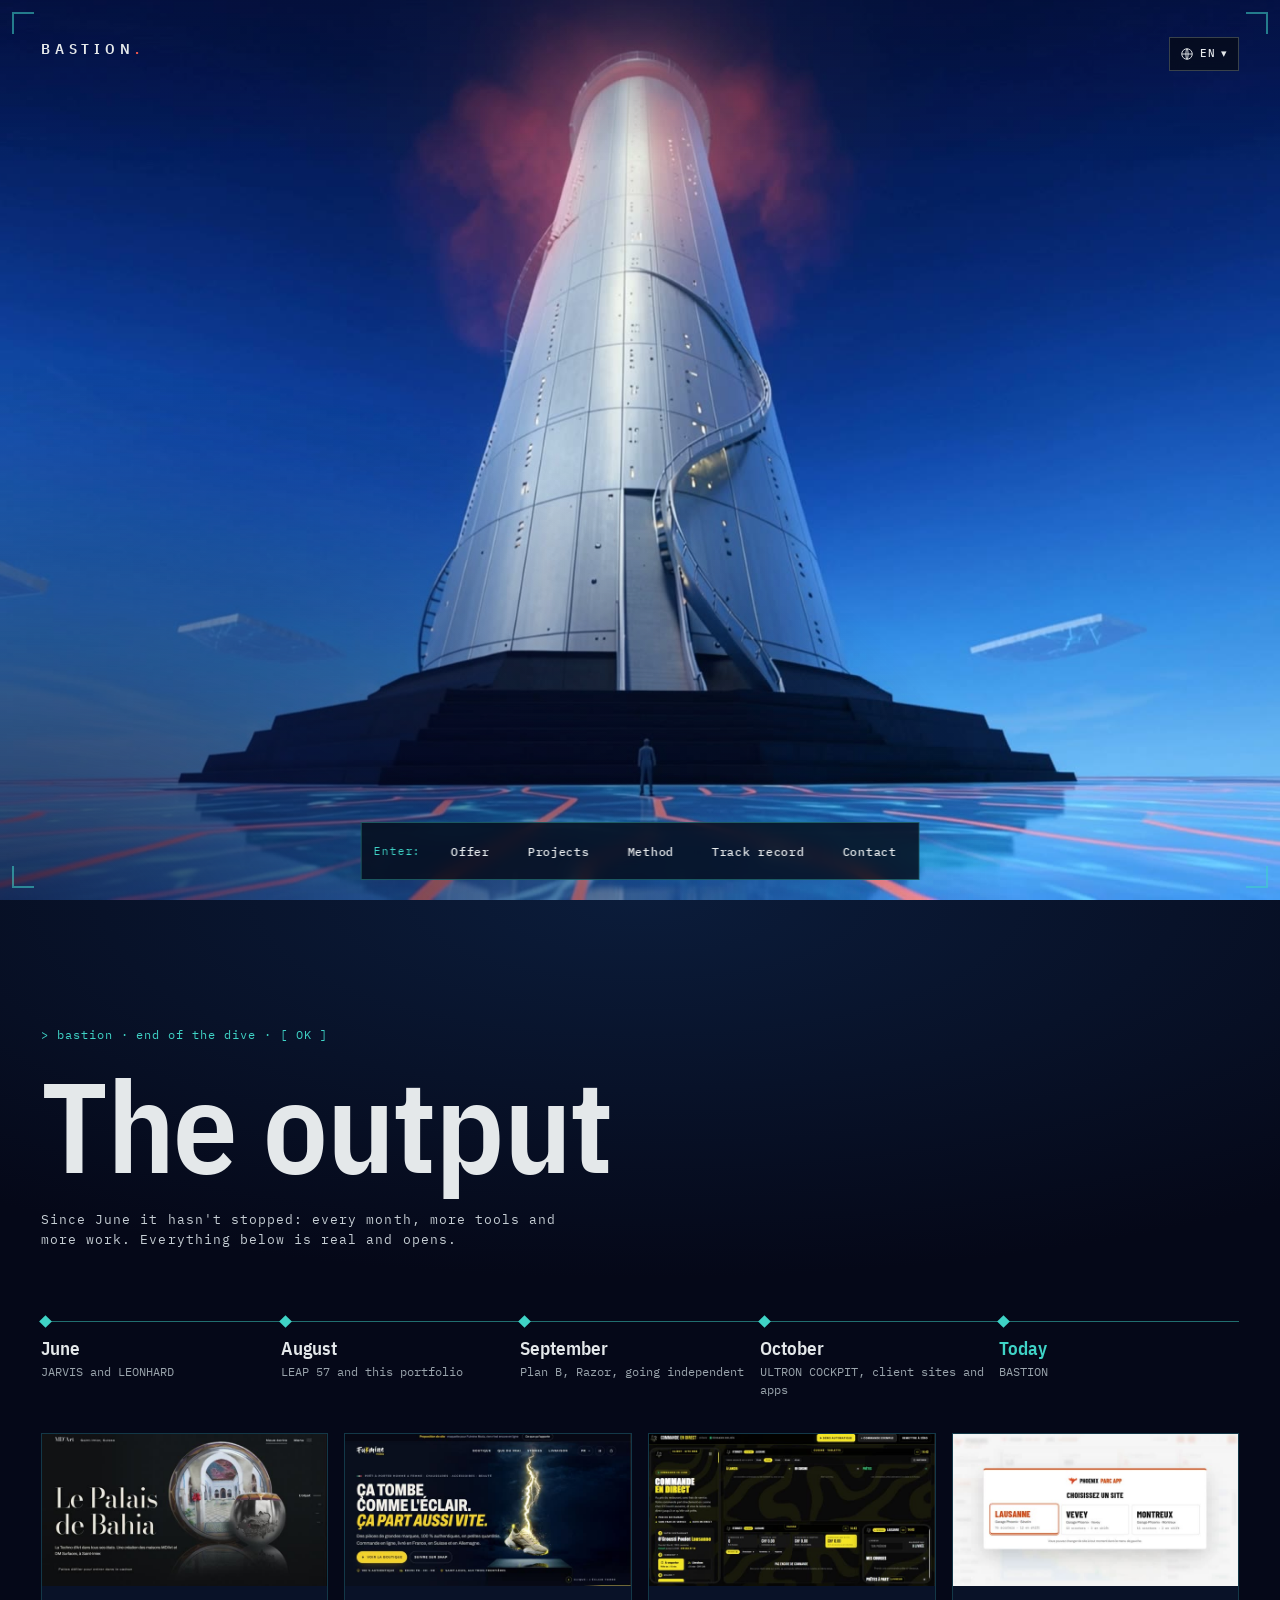
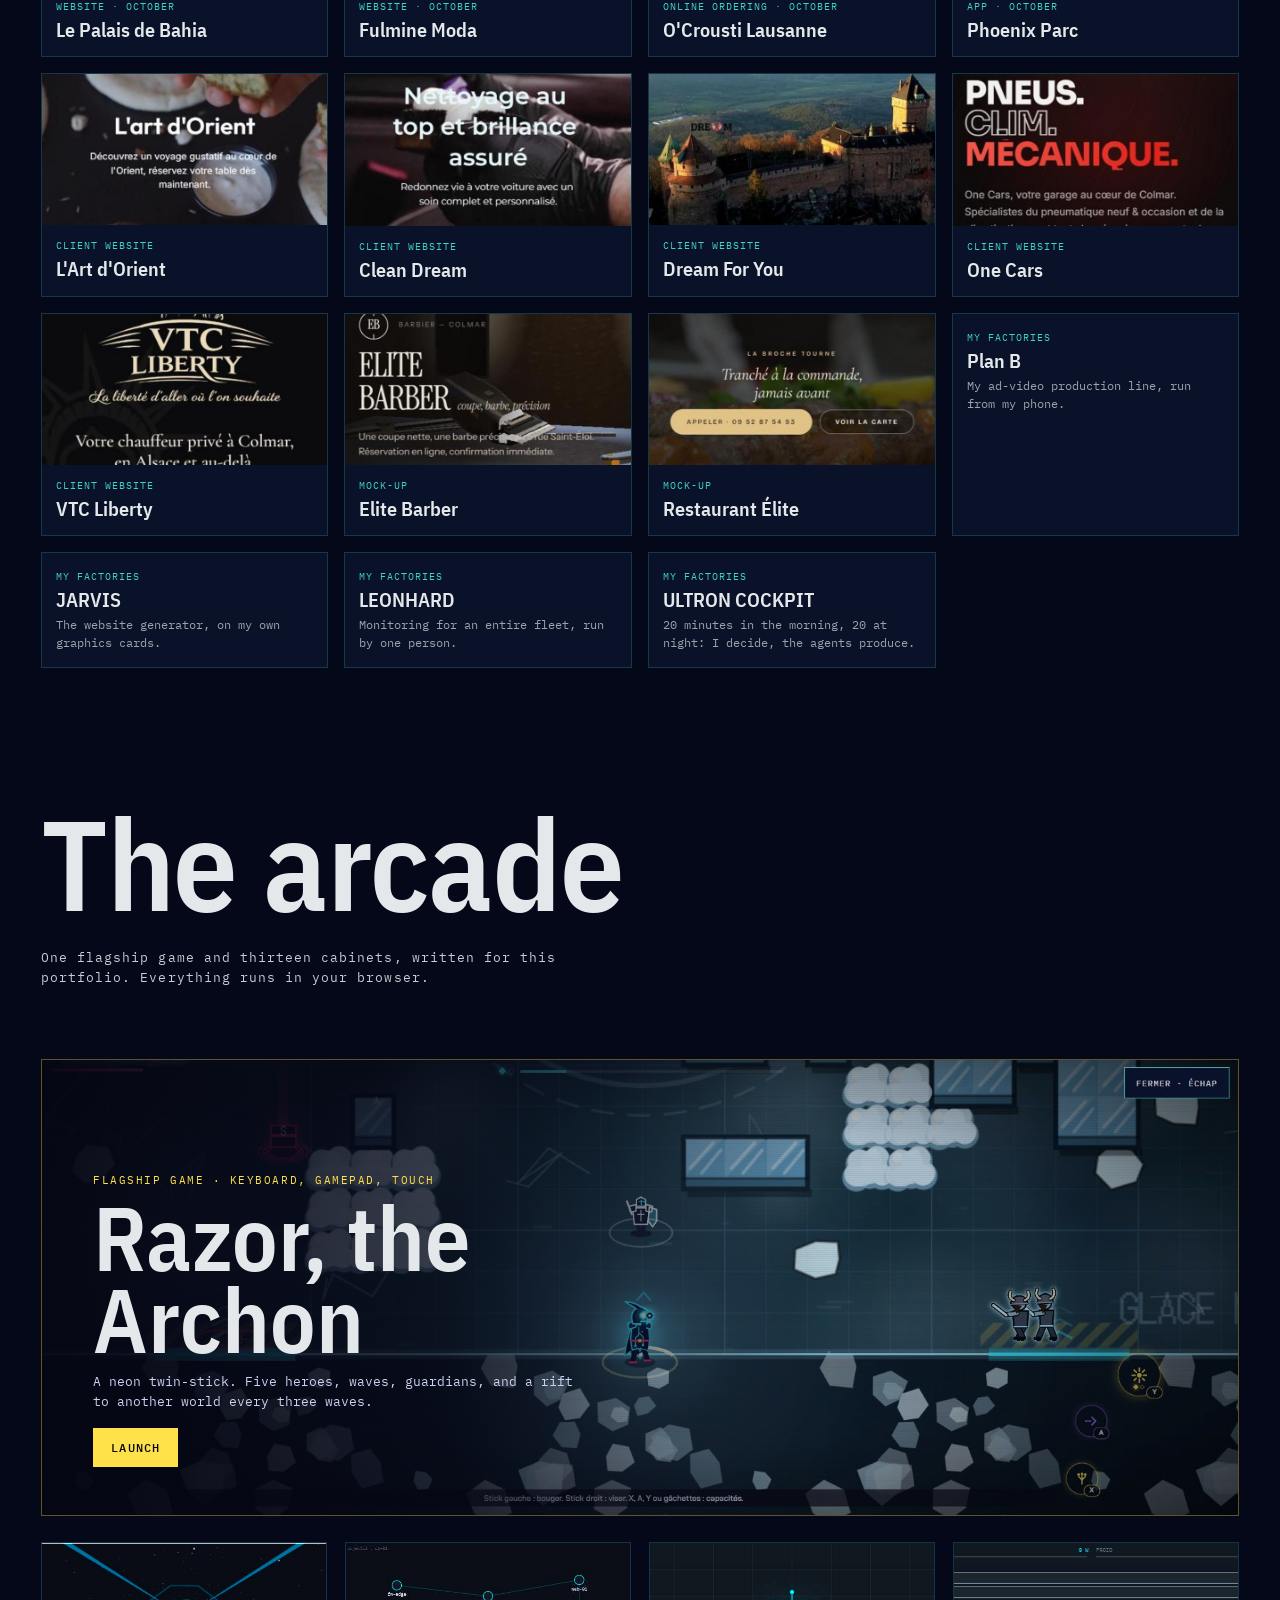
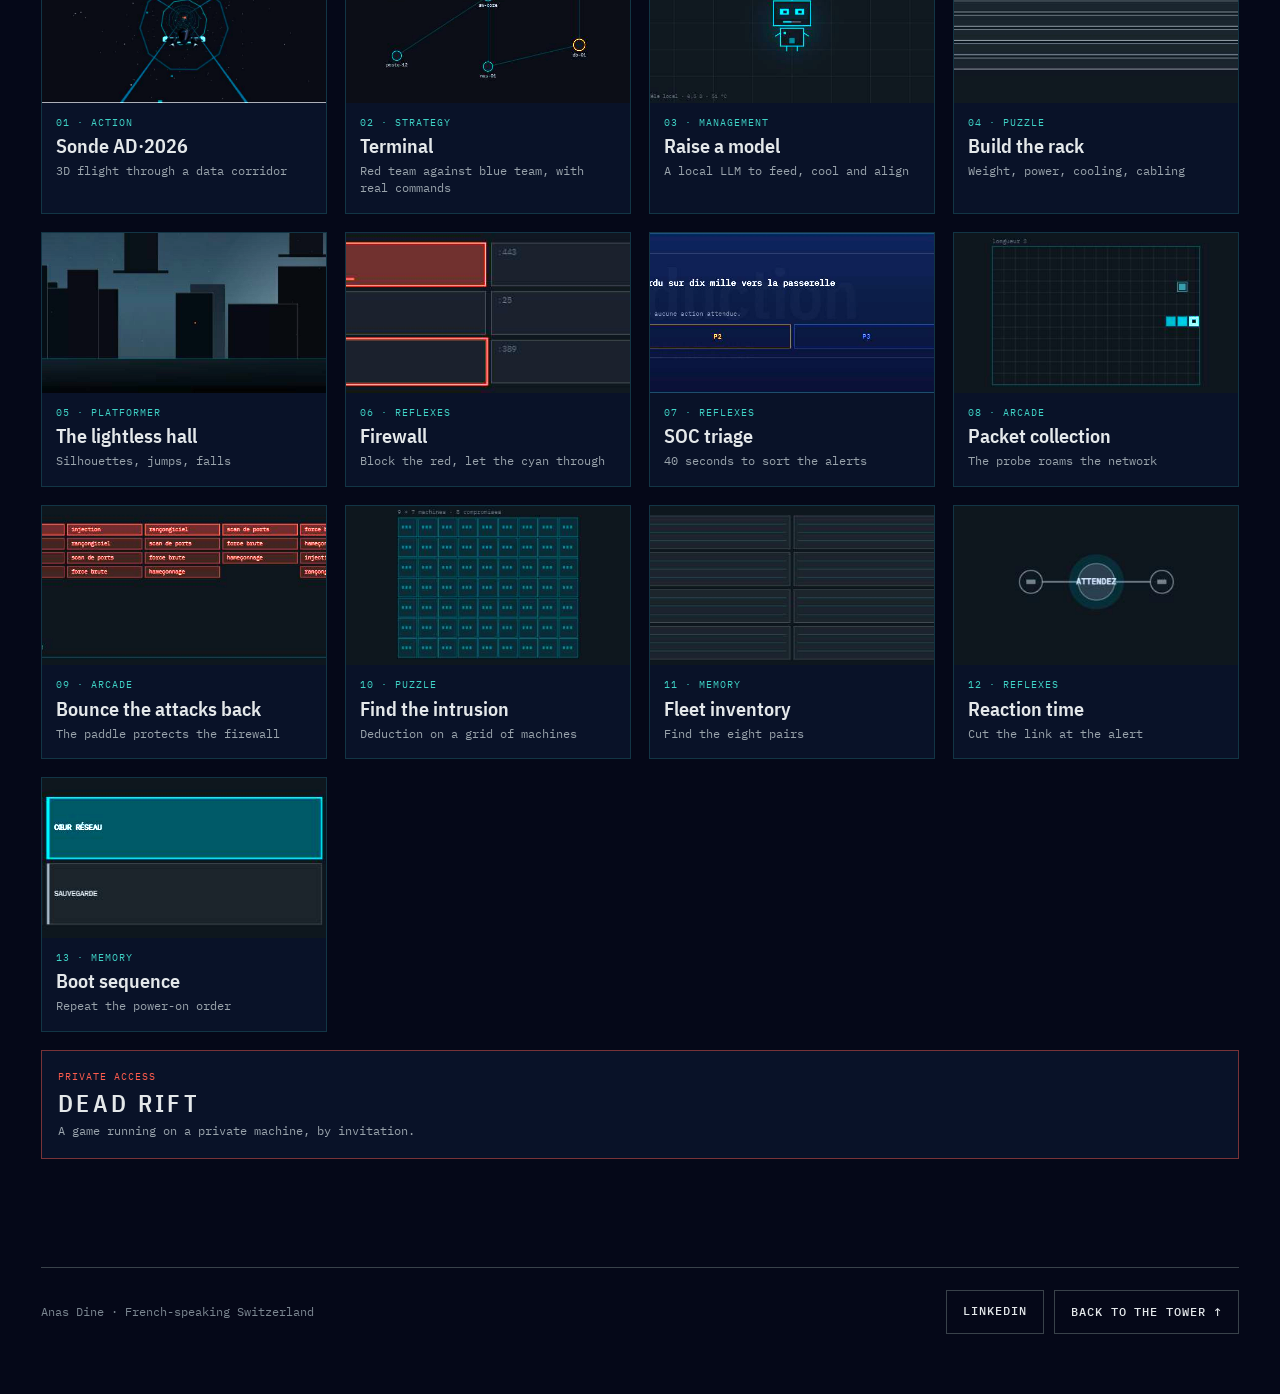
<file: bastion/index.html>
<!doctype html>
<html lang="fr">
<head>
<meta charset="utf-8">
<meta http-equiv="refresh" content="0;url=../">
<link rel="canonical" href="https://anasdine.github.io/Portfolio/">
<title>BASTION</title>
<script>location.replace('../');</script>
</head>
<body>
<p><a href="../">BASTION</a></p>
</body>
</html>
</file>
